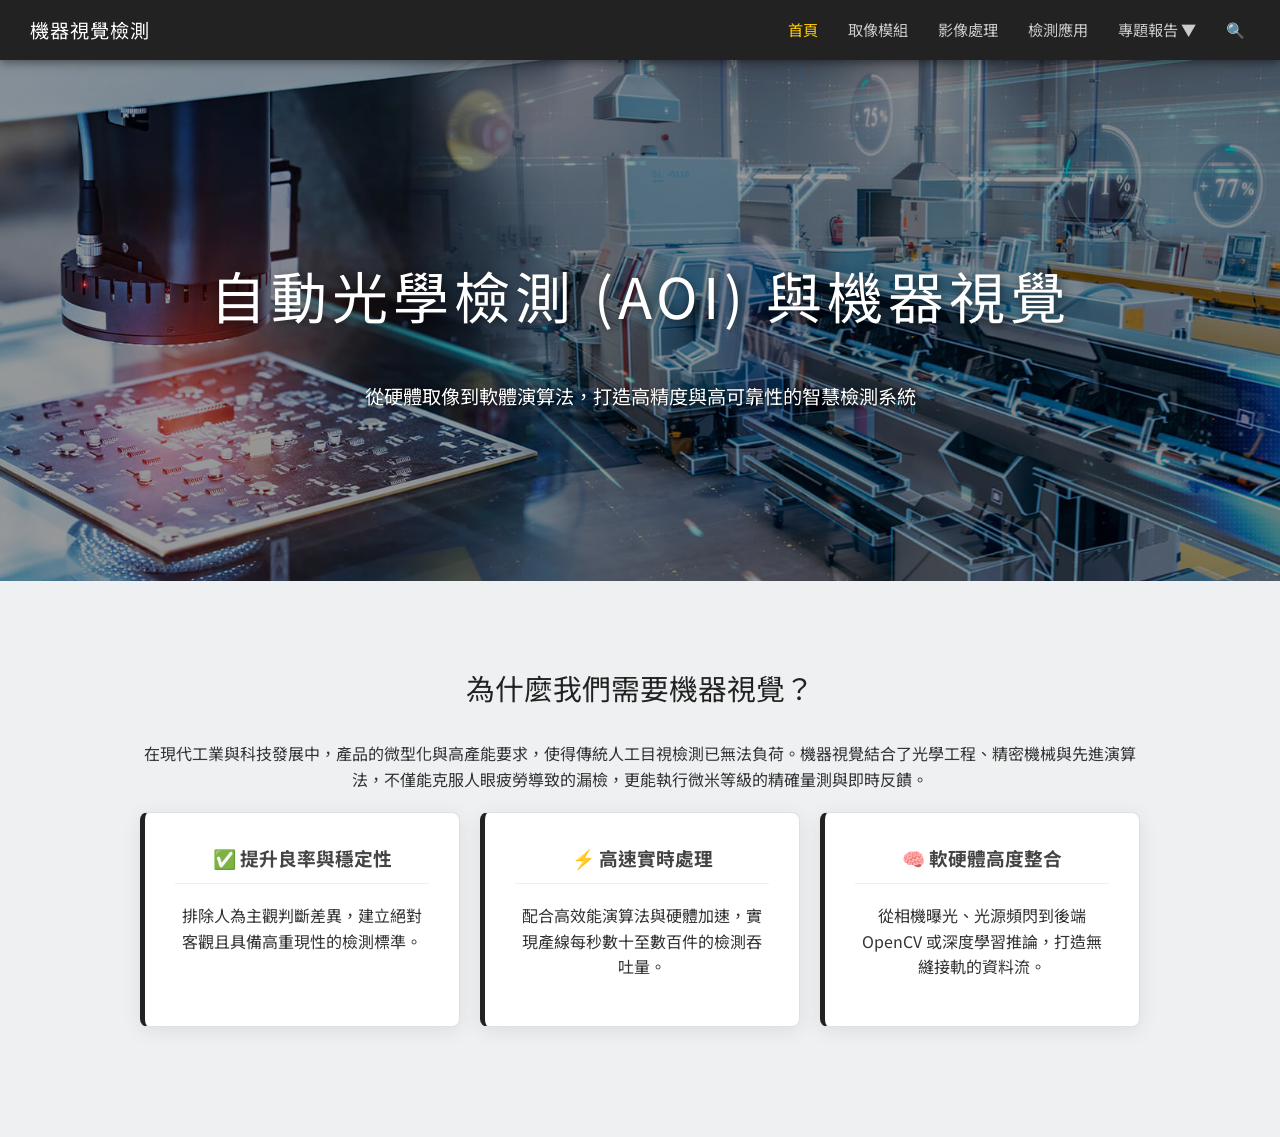
<file: index.html>
<!DOCTYPE html>
<html lang="zh-TW">
<head>
  <meta charset="UTF-8">
  <meta name="viewport" content="width=device-width, initial-scale=1.0">
  <title>機器視覺檢測 - 首頁</title>
  <link rel="stylesheet" href="style.css">
  <link href="https://fonts.googleapis.com/css2?family=Noto+Sans+TC:wght@400;700&display=swap" rel="stylesheet">
</head>
<body>

  <nav class="navbar">
    <div class="logo">機器視覺檢測</div>
    <div class="hamburger" onclick="toggleMenu()">
      <span></span>
      <span></span>
      <span></span>
    </div>
    <ul class="nav-links" id="navLinks">
      <li><a href="index.html" class="active-link">首頁</a></li>
      <li><a href="module.html">取像模組</a></li>
      <li><a href="processing.html">影像處理</a></li>
      <li><a href="application.html">檢測應用</a></li>
      <li class="dropdown">
        <a href="report.html" class="dropdown-toggle">專題報告 <span>▼</span></a>
        <ul class="dropdown-menu">
          <li><a href="report.html#item1">檢測物件</a></li>
          <li><a href="report.html#item2">檢測方法</a></li>
          <li><a href="report.html#item3">檢測流程</a></li>
          <li><a href="report.html#item4">資料前處理</a></li>
          <li><a href="report.html#item5">檢測結果</a></li>
          <li><a href="report.html#item6">專題應用</a></li>
          <li><a href="report.html#item7">課程相關</a></li>
          <li><a href="report.html#item8">心得&貢獻</a></li>
          <li><a href="report.html#item9">參考資料</a></li>
        </ul>
      </li>
      <li><a href="#search" class="search-icon">🔍</a></li>
    </ul>
  </nav>

  <section id="home" class="hero-section">
    <div class="hero-content">
      <h1>自動光學檢測 (AOI) 與機器視覺</h1>
      <p style="color: #fff; font-size: 1.2rem; margin-top: 15px; text-shadow: 1px 1px 4px rgba(0,0,0,0.8);">從硬體取像到軟體演算法，打造高精度與高可靠性的智慧檢測系統</p>
    </div>
  </section>

  <section class="content-section">
    <div class="container text-center mt-40">
      <h2 class="section-title">為什麼我們需要機器視覺？</h2>
      <p class="mb-20">在現代工業與科技發展中，產品的微型化與高產能要求，使得傳統人工目視檢測已無法負荷。機器視覺結合了光學工程、精密機械與先進演算法，不僅能克服人眼疲勞導致的漏檢，更能執行微米等級的精確量測與即時反饋。</p>
      
      <div class="tech-grid mb-20 text-center">
        <div class="info-card">
          <h3>✅ 提升良率與穩定性</h3>
          <p>排除人為主觀判斷差異，建立絕對客觀且具備高重現性的檢測標準。</p>
        </div>
        <div class="info-card">
          <h3>⚡ 高速實時處理</h3>
          <p>配合高效能演算法與硬體加速，實現產線每秒數十至數百件的檢測吞吐量。</p>
        </div>
        <div class="info-card">
          <h3>🧠 軟硬體高度整合</h3>
          <p>從相機曝光、光源頻閃到後端 OpenCV 或深度學習推論，打造無縫接軌的資料流。</p>
        </div>
      </div>
    </div>
  </section>

  <script src="script.js"></script>
</body>
</html>
</file>
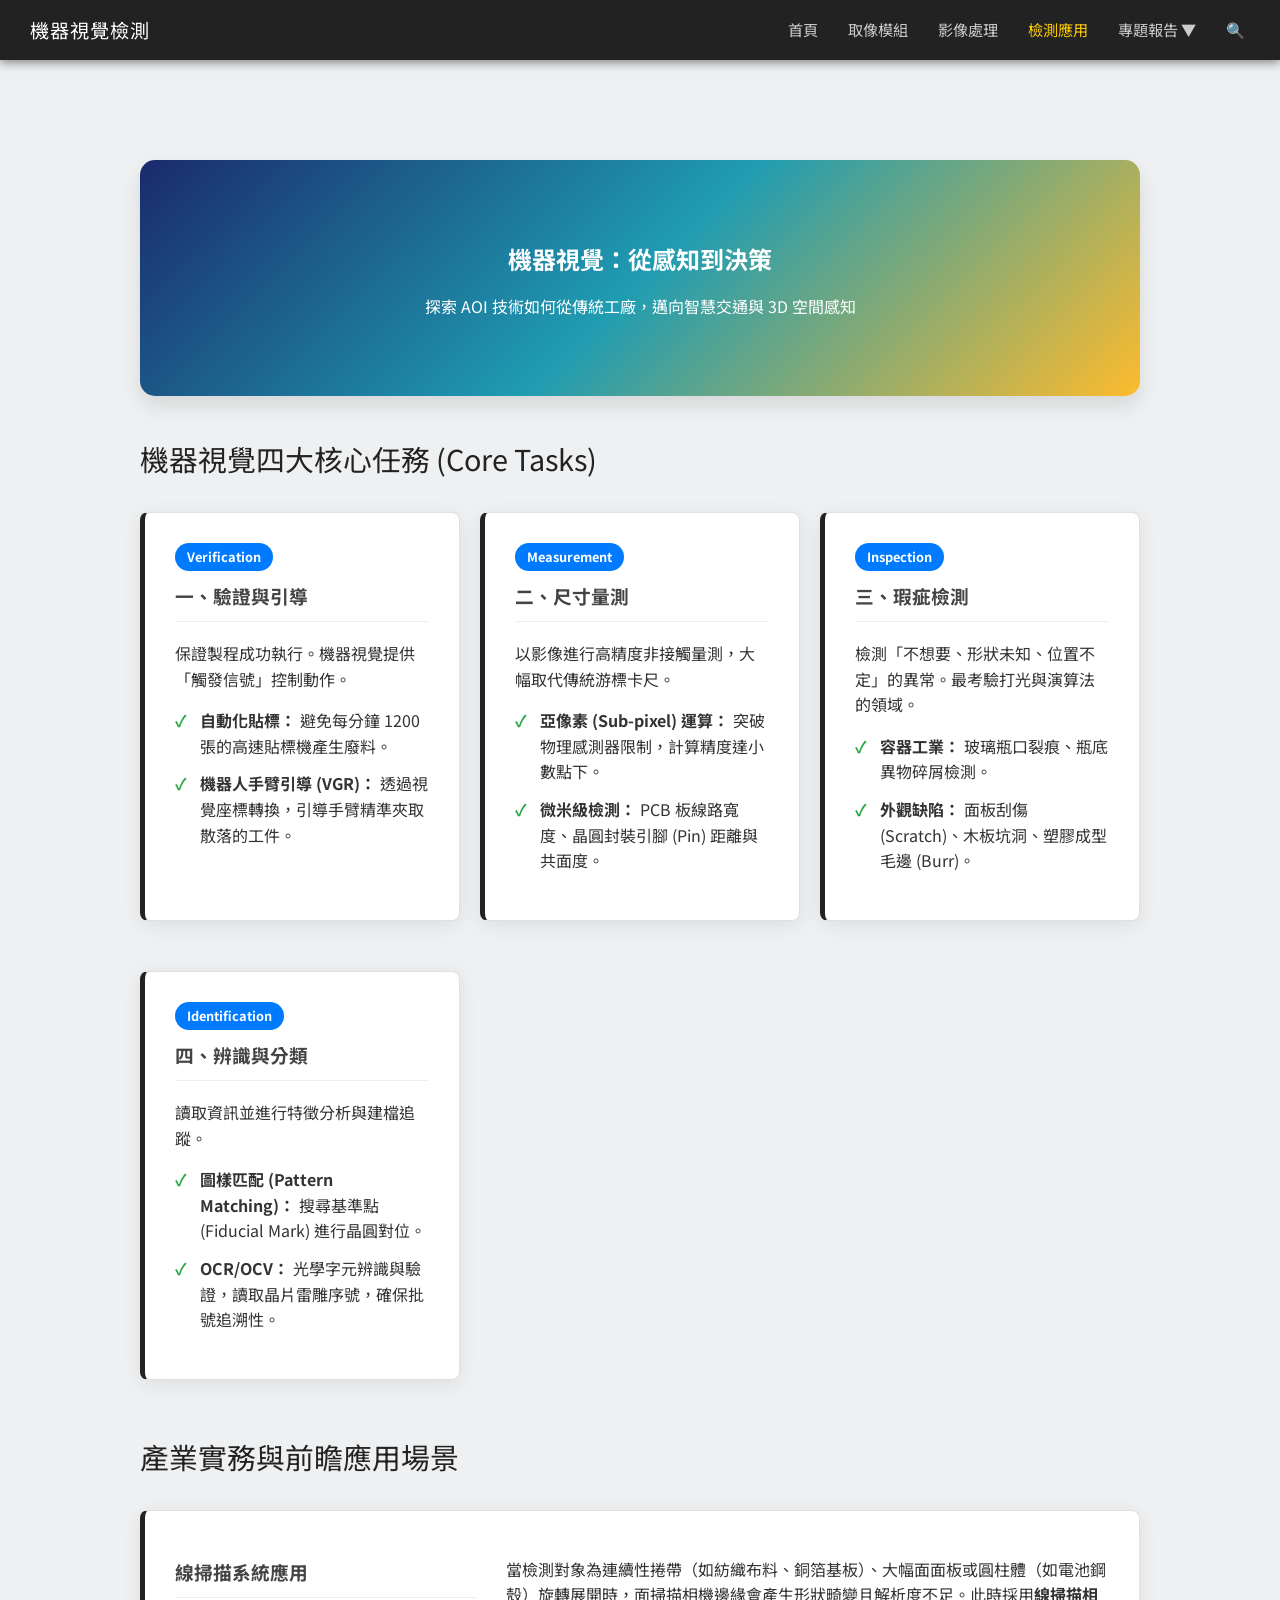
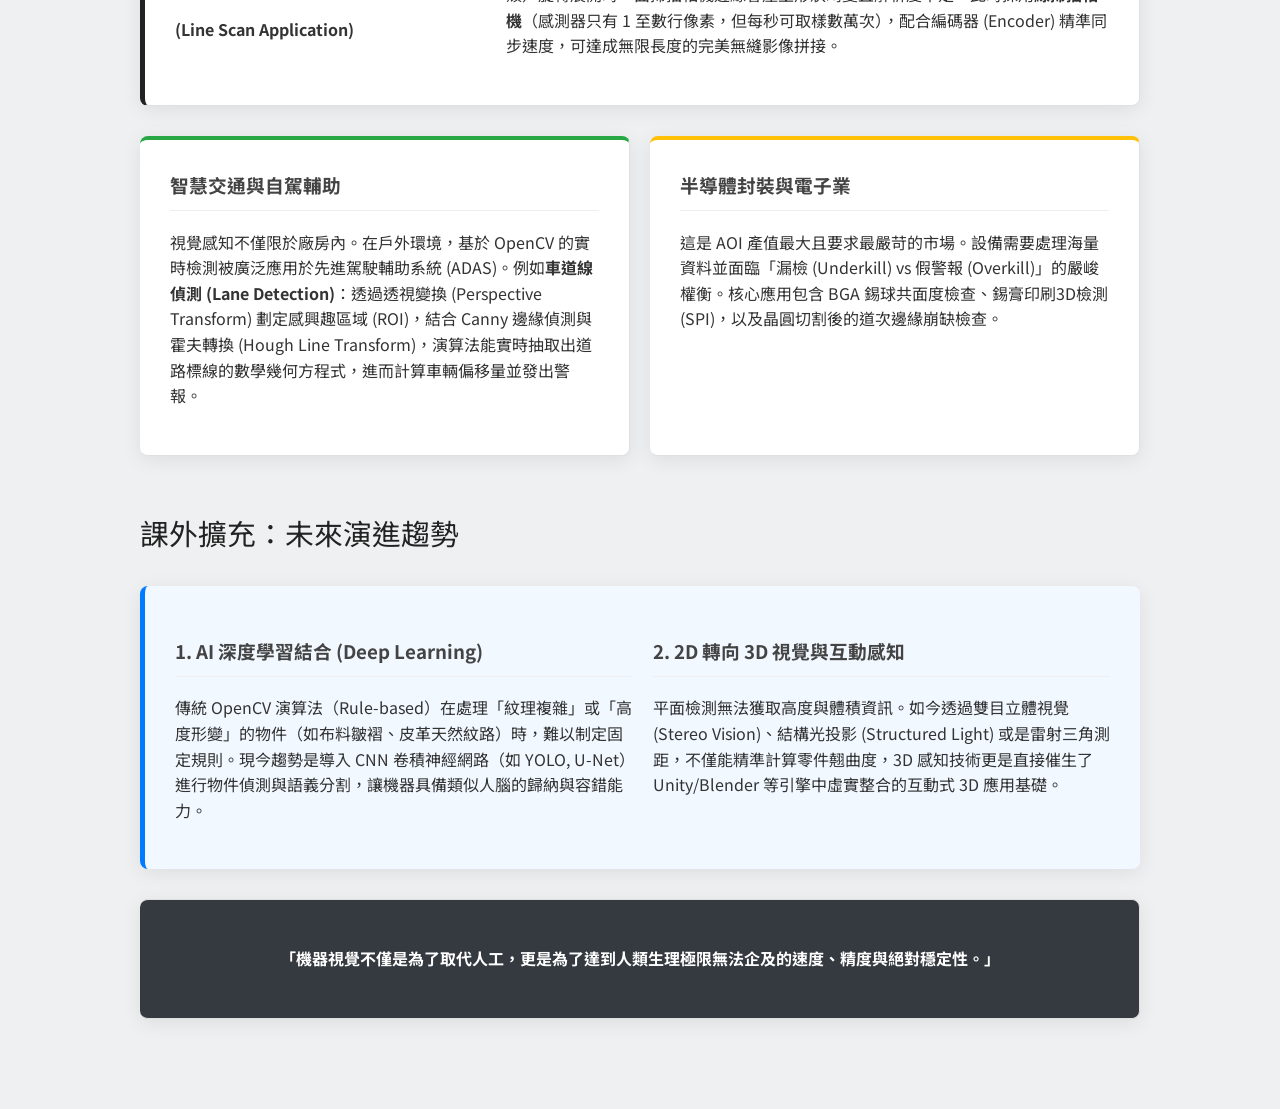
<file: application.html>
<!DOCTYPE html>
<html lang="zh-TW">
<head>
  <meta charset="UTF-8">
  <meta name="viewport" content="width=device-width, initial-scale=1.0">
  <title>檢測應用 - 機器視覺檢測</title>
  <link rel="stylesheet" href="style.css">
  <link href="https://fonts.googleapis.com/css2?family=Noto+Sans+TC:wght@400;700&display=swap" rel="stylesheet">
</head>
<body>

  <nav class="navbar">
    <div class="logo">機器視覺檢測</div>
    <div class="hamburger" onclick="toggleMenu()">
      <span></span>
      <span></span>
      <span></span>
    </div>
    <ul class="nav-links" id="navLinks">
      <li><a href="index.html">首頁</a></li>
      <li><a href="module.html">取像模組</a></li>
      <li><a href="processing.html">影像處理</a></li>
      <li><a href="application.html" class="active-link">檢測應用</a></li>
      <li class="dropdown">
        <a href="report.html" class="dropdown-toggle">專題報告 <span>▼</span></a>
        <ul class="dropdown-menu">
          <li><a href="report.html#item1">檢測物件</a></li>
          <li><a href="report.html#item2">檢測方法</a></li>
          <li><a href="report.html#item3">檢測流程</a></li>
          <li><a href="report.html#item4">資料前處理</a></li>
          <li><a href="report.html#item5">檢測結果</a></li>
          <li><a href="report.html#item6">專題應用</a></li>
        </ul>
      </li>
      <li><a href="#search" class="search-icon">🔍</a></li>
    </ul>
  </nav>

  <section class="content-section mt-40">
    <div class="container">
      
      <div class="application-header">
        <h1>機器視覺：從感知到決策</h1>
        <p>探索 AOI 技術如何從傳統工廠，邁向智慧交通與 3D 空間感知</p>
      </div>

      <h2 class="section-title">機器視覺四大核心任務 (Core Tasks)</h2>
      <div class="tech-grid">
        <div class="info-card">
          <div class="status-badge">Verification</div>
          <h3>一、驗證與引導</h3>
          <p>保證製程成功執行。機器視覺提供「觸發信號」控制動作。</p>
          <ul class="industry-list">
            <li><strong>自動化貼標：</strong> 避免每分鐘 1200 張的高速貼標機產生廢料。</li>
            <li><strong>機器人手臂引導 (VGR)：</strong> 透過視覺座標轉換，引導手臂精準夾取散落的工件。</li>
          </ul>
        </div>

        <div class="info-card">
          <div class="status-badge">Measurement</div>
          <h3>二、尺寸量測</h3>
          <p>以影像進行高精度非接觸量測，大幅取代傳統游標卡尺。</p>
          <ul class="industry-list">
            <li><strong>亞像素 (Sub-pixel) 運算：</strong> 突破物理感測器限制，計算精度達小數點下。</li>
            <li><strong>微米級檢測：</strong> PCB 板線路寬度、晶圓封裝引腳 (Pin) 距離與共面度。</li>
          </ul>
        </div>

        <div class="info-card">
          <div class="status-badge">Inspection</div>
          <h3>三、瑕疵檢測</h3>
          <p>檢測「不想要、形狀未知、位置不定」的異常。最考驗打光與演算法的領域。</p>
          <ul class="industry-list">
            <li><strong>容器工業：</strong> 玻璃瓶口裂痕、瓶底異物碎屑檢測。</li>
            <li><strong>外觀缺陷：</strong> 面板刮傷 (Scratch)、木板坑洞、塑膠成型毛邊 (Burr)。</li>
          </ul>
        </div>

        <div class="info-card">
          <div class="status-badge">Identification</div>
          <h3>四、辨識與分類</h3>
          <p>讀取資訊並進行特徵分析與建檔追蹤。</p>
          <ul class="industry-list">
            <li><strong>圖樣匹配 (Pattern Matching)：</strong> 搜尋基準點 (Fiducial Mark) 進行晶圓對位。</li>
            <li><strong>OCR/OCV：</strong> 光學字元辨識與驗證，讀取晶片雷雕序號，確保批號追溯性。</li>
          </ul>
        </div>
      </div>

      <h2 class="section-title">產業實務與前瞻應用場景</h2>
      
      <div class="info-card">
        <div class="grid-1-2">
          <div>
            <h3>線掃描系統應用</h3>
            <p><strong>(Line Scan Application)</strong></p>
          </div>
          <div>
            <p>當檢測對象為連續性捲帶（如紡織布料、銅箔基板）、大幅面面板或圓柱體（如電池鋼殼）旋轉展開時，面掃描相機邊緣會產生形狀畸變且解析度不足。此時採用<strong>線掃描相機</strong>（感測器只有 1 至數行像素，但每秒可取樣數萬次），配合編碼器 (Encoder) 精準同步速度，可達成無限長度的完美無縫影像拼接。</p>
          </div>
        </div>
      </div>

      <div class="tech-grid">
        <div class="info-card card-green-top">
          <h3>智慧交通與自駕輔助</h3>
          <p>視覺感知不僅限於廠房內。在戶外環境，基於 OpenCV 的實時檢測被廣泛應用於先進駕駛輔助系統 (ADAS)。例如<strong>車道線偵測 (Lane Detection)</strong>：透過透視變換 (Perspective Transform) 劃定感興趣區域 (ROI)，結合 Canny 邊緣偵測與霍夫轉換 (Hough Line Transform)，演算法能實時抽取出道路標線的數學幾何方程式，進而計算車輛偏移量並發出警報。</p>
        </div>
        <div class="info-card card-yellow-top">
          <h3>半導體封裝與電子業</h3>
          <p>這是 AOI 產值最大且要求最嚴苛的市場。設備需要處理海量資料並面臨「漏檢 (Underkill) vs 假警報 (Overkill)」的嚴峻權衡。核心應用包含 BGA 錫球共面度檢查、錫膏印刷3D檢測 (SPI)，以及晶圓切割後的道次邊緣崩缺檢查。</p>
        </div>
      </div>

      <h2 class="section-title">課外擴充：未來演進趨勢</h2>
      <div class="info-card card-light-blue">
        <div class="tech-grid">
          <div>
            <h3>1. AI 深度學習結合 (Deep Learning)</h3>
            <p>傳統 OpenCV 演算法（Rule-based）在處理「紋理複雜」或「高度形變」的物件（如布料皺褶、皮革天然紋路）時，難以制定固定規則。現今趨勢是導入 CNN 卷積神經網路（如 YOLO, U-Net）進行物件偵測與語義分割，讓機器具備類似人腦的歸納與容錯能力。</p>
          </div>
          <div>
            <h3>2. 2D 轉向 3D 視覺與互動感知</h3>
            <p>平面檢測無法獲取高度與體積資訊。如今透過雙目立體視覺 (Stereo Vision)、結構光投影 (Structured Light) 或是雷射三角測距，不僅能精準計算零件翹曲度，3D 感知技術更是直接催生了 Unity/Blender 等引擎中虛實整合的互動式 3D 應用基礎。</p>
          </div>
        </div>
      </div>

      <div class="info-card card-dark">
        <p><strong>「機器視覺不僅是為了取代人工，更是為了達到人類生理極限無法企及的速度、精度與絕對穩定性。」</strong></p>
      </div>

    </div>
  </section>

  <script src="script.js"></script>
</body>
</html>
</file>
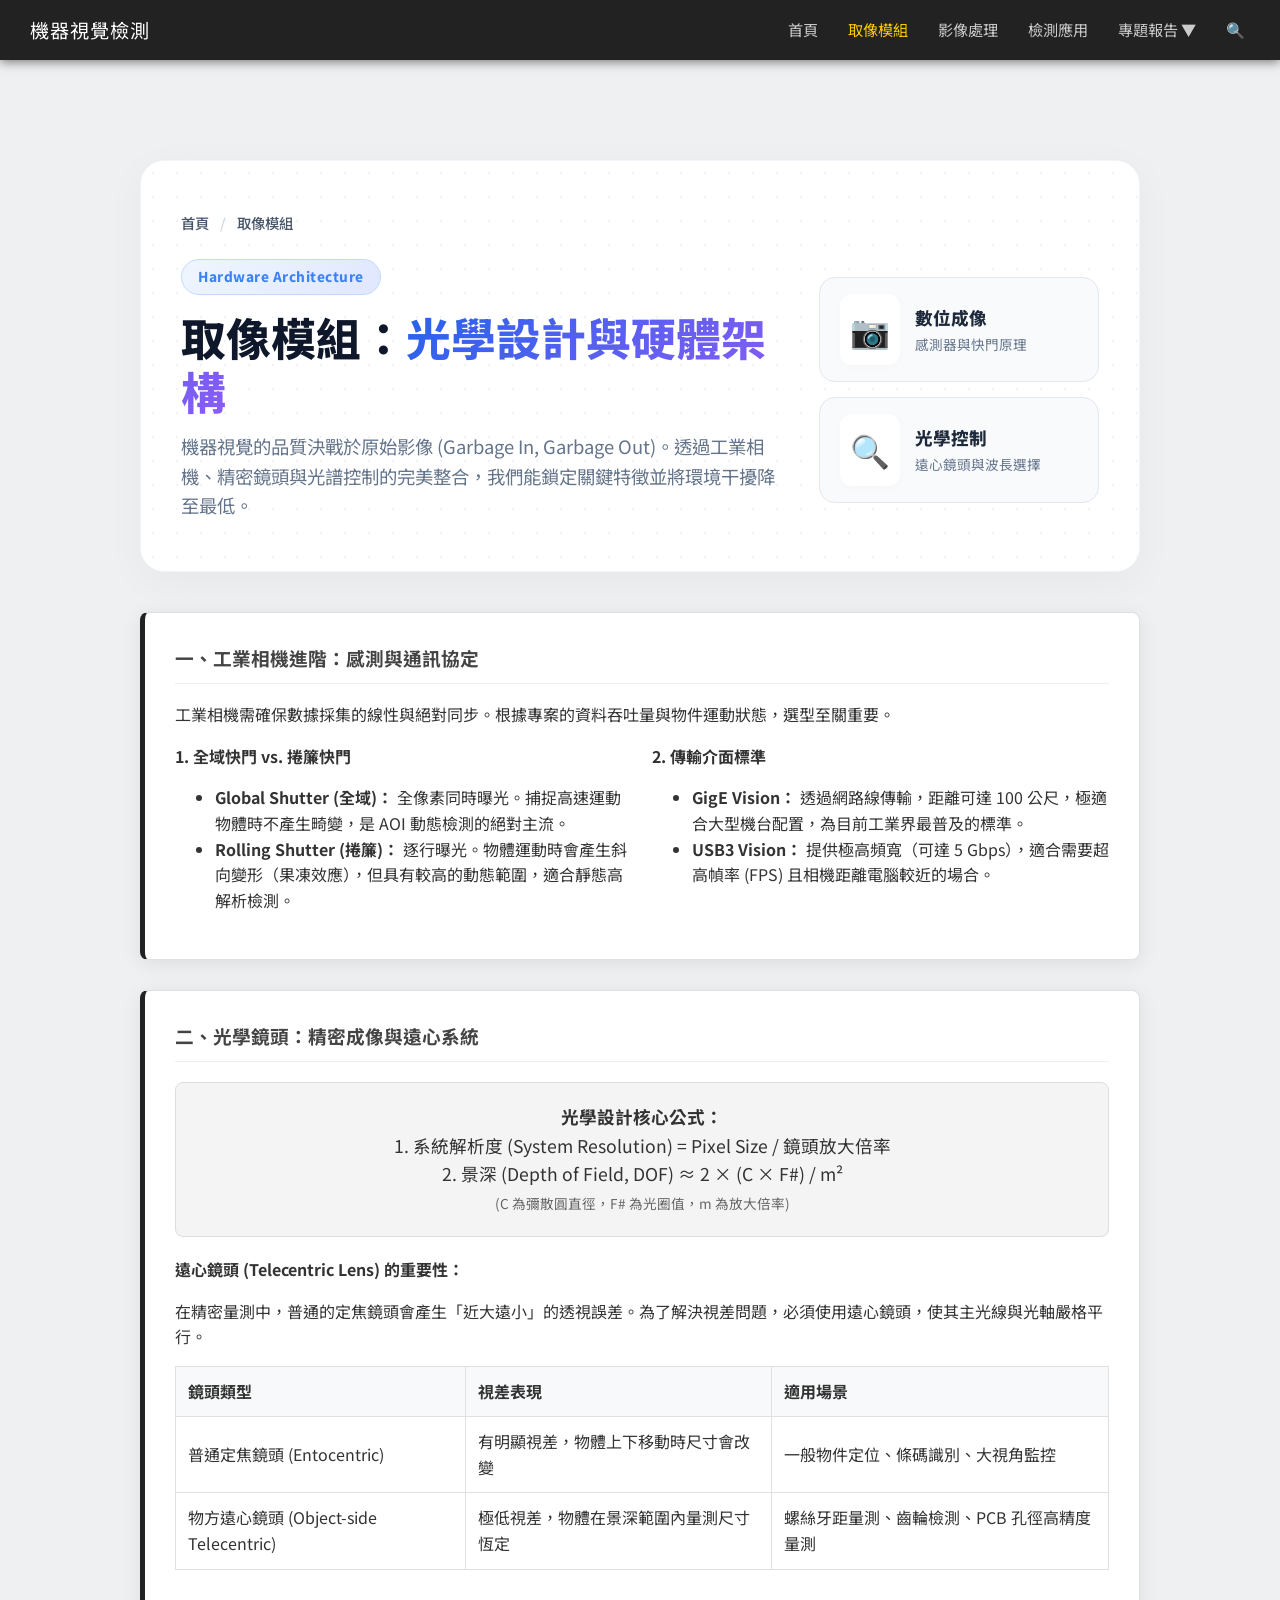
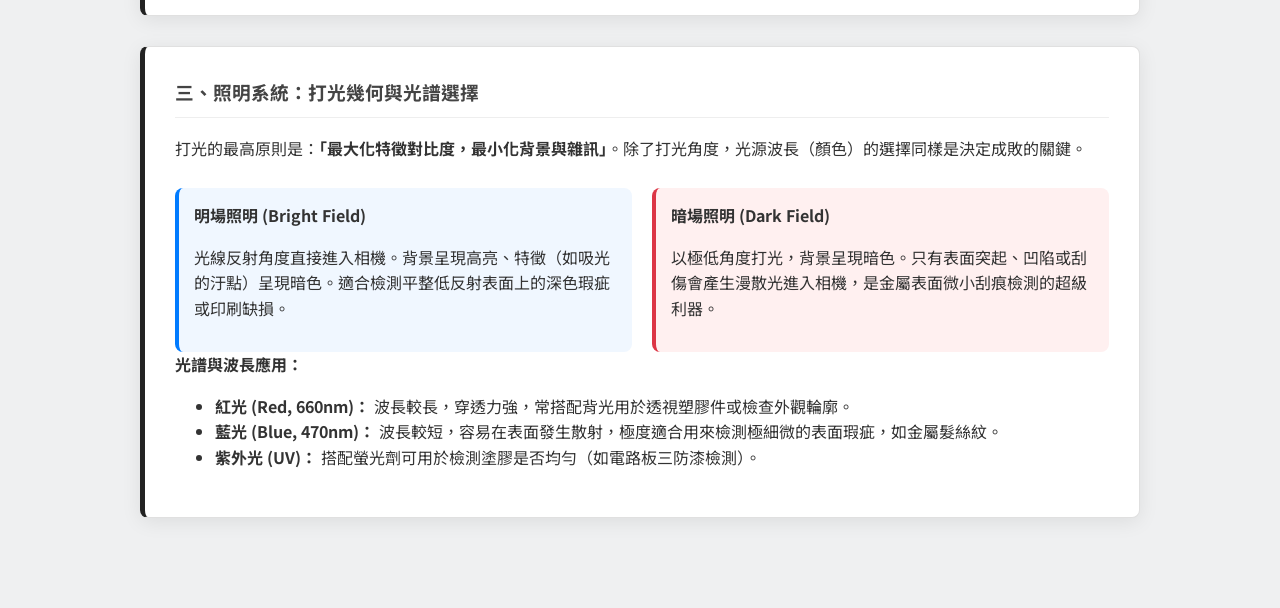
<file: module.html>
<!DOCTYPE html>
<html lang="zh-TW">
<head>
  <meta charset="UTF-8">
  <meta name="viewport" content="width=device-width, initial-scale=1.0">
  <title>取像模組 - 機器視覺檢測</title>
  <link rel="stylesheet" href="style.css">
  <link href="https://fonts.googleapis.com/css2?family=Noto+Sans+TC:wght@400;700&display=swap" rel="stylesheet">
</head>
<body>

  <nav class="navbar">
    <div class="logo">機器視覺檢測</div>
    <div class="hamburger" onclick="toggleMenu()">
      <span></span>
      <span></span>
      <span></span>
    </div>
    <ul class="nav-links" id="navLinks">
      <li><a href="index.html">首頁</a></li>
      <li><a href="module.html" class="active-link">取像模組</a></li>
      <li><a href="processing.html">影像處理</a></li>
      <li><a href="application.html">檢測應用</a></li>
      <li class="dropdown">
        <a href="report.html" class="dropdown-toggle">專題報告 <span>▼</span></a>
        <ul class="dropdown-menu">
          <li><a href="report.html#item1">檢測物件</a></li>
          <li><a href="report.html#item2">檢測方法</a></li>
          <li><a href="report.html#item3">檢測流程</a></li>
          <li><a href="report.html#item4">資料前處理</a></li>
          <li><a href="report.html#item5">檢測結果</a></li>
          <li><a href="report.html#item6">專題應用</a></li>
          <li><a href="report.html#item7">課程相關</a></li>
          <li><a href="report.html#item8">心得&貢獻</a></li>
          <li><a href="report.html#item9">參考資料</a></li>
        </ul>
      </li>
      <li><a href="#search" class="search-icon">🔍</a></li>
    </ul>
  </nav>

  <section class="content-section mt-40">
    <div class="container">
        <div class="module-hero-card">
          <div class="module-hero-bg-dots"></div>
            <div class="relative-z">
              <nav class="breadcrumb">
                  <a href="index.html">首頁</a> <span class="divider">/</span> <span class="current">取像模組</span>
              </nav>
              <div class="module-hero-content">
                  <div class="hero-text-area">
                      <div class="tech-tag">Hardware Architecture</div>
                      <h1 class="page-title">取像模組：<span class="gradient-text">光學設計與硬體架構</span></h1>
                      <p class="page-subtitle">
                          機器視覺的品質決戰於原始影像 (Garbage In, Garbage Out)。透過工業相機、精密鏡頭與光譜控制的完美整合，我們能鎖定關鍵特徵並將環境干擾降至最低。
                      </p>
                  </div>
                  <div class="hero-stats-area">
                      <div class="stat-mini-card">
                          <div class="stat-icon">📷</div>
                          <div class="stat-info">
                              <span class="stat-value">數位成像</span>
                              <span class="stat-label">感測器與快門原理</span>
                          </div>
                      </div>
                      <div class="stat-mini-card">
                          <div class="stat-icon">🔍</div>
                          <div class="stat-info">
                              <span class="stat-value">光學控制</span>
                              <span class="stat-label">遠心鏡頭與波長選擇</span>
                          </div>
                      </div>
                  </div>
              </div>
            </div>
        </div>

        <div class="info-card">
            <h3>一、工業相機進階：感測與通訊協定</h3>
            <p>工業相機需確保數據採集的線性與絕對同步。根據專案的資料吞吐量與物件運動狀態，選型至關重要。</p>
            
            <div class="grid-2">
                <div>
                    <strong>1. 全域快門 vs. 捲簾快門</strong>
                    <ul>
                        <li><strong>Global Shutter (全域)：</strong> 全像素同時曝光。捕捉高速運動物體時不產生畸變，是 AOI 動態檢測的絕對主流。</li>
                        <li><strong>Rolling Shutter (捲簾)：</strong> 逐行曝光。物體運動時會產生斜向變形（果凍效應），但具有較高的動態範圍，適合靜態高解析檢測。</li>
                    </ul>
                </div>
                <div>
                    <strong>2. 傳輸介面標準</strong>
                    <ul>
                        <li><strong>GigE Vision：</strong> 透過網路線傳輸，距離可達 100 公尺，極適合大型機台配置，為目前工業界最普及的標準。</li>
                        <li><strong>USB3 Vision：</strong> 提供極高頻寬（可達 5 Gbps），適合需要超高幀率 (FPS) 且相機距離電腦較近的場合。</li>
                    </ul>
                </div>
            </div>
        </div>

        <div class="info-card">
            <h3>二、光學鏡頭：精密成像與遠心系統</h3>
            <div class="formula-card">
                <strong>光學設計核心公式：</strong><br>
                1. 系統解析度 (System Resolution) = Pixel Size / 鏡頭放大倍率<br>
                2. 景深 (Depth of Field, DOF) ≈ 2 × (C × F#) / m² <br>
                <span style="font-size: 0.85rem; color: #666;">(C 為彌散圓直徑，F# 為光圈值，m 為放大倍率)</span>
            </div>
            
            <p><strong>遠心鏡頭 (Telecentric Lens) 的重要性：</strong></p>
            <p>在精密量測中，普通的定焦鏡頭會產生「近大遠小」的透視誤差。為了解決視差問題，必須使用遠心鏡頭，使其主光線與光軸嚴格平行。</p>
            <table class="feature-table">
                <thead>
                    <tr>
                        <th>鏡頭類型</th>
                        <th>視差表現</th>
                        <th>適用場景</th>
                    </tr>
                </thead>
                <tbody>
                    <tr>
                        <td>普通定焦鏡頭 (Entocentric)</td>
                        <td>有明顯視差，物體上下移動時尺寸會改變</td>
                        <td>一般物件定位、條碼識別、大視角監控</td>
                    </tr>
                    <tr>
                        <td>物方遠心鏡頭 (Object-side Telecentric)</td>
                        <td>極低視差，物體在景深範圍內量測尺寸恆定</td>
                        <td>螺絲牙距量測、齒輪檢測、PCB 孔徑高精度量測</td>
                    </tr>
                </tbody>
            </table>
        </div>

        <div class="info-card">
            <h3>三、照明系統：打光幾何與光譜選擇</h3>
            <p>打光的最高原則是：<strong>「最大化特徵對比度，最小化背景與雜訊」</strong>。除了打光角度，光源波長（顏色）的選擇同樣是決定成敗的關鍵。</p>
            
            <div class="grid-2">
                <div class="highlight-box bg-blue">
                    <strong>明場照明 (Bright Field)</strong>
                    <p>光線反射角度直接進入相機。背景呈現高亮、特徵（如吸光的汙點）呈現暗色。適合檢測平整低反射表面上的深色瑕疵或印刷缺損。</p>
                </div>
                <div class="highlight-box bg-red">
                    <strong>暗場照明 (Dark Field)</strong>
                    <p>以極低角度打光，背景呈現暗色。只有表面突起、凹陷或刮傷會產生漫散光進入相機，是金屬表面微小刮痕檢測的超級利器。</p>
                </div>
            </div>
            
            <div class="mt-20">
                <strong>光譜與波長應用：</strong>
                <ul>
                    <li><strong>紅光 (Red, 660nm)：</strong> 波長較長，穿透力強，常搭配背光用於透視塑膠件或檢查外觀輪廓。</li>
                    <li><strong>藍光 (Blue, 470nm)：</strong> 波長較短，容易在表面發生散射，極度適合用來檢測極細微的表面瑕疵，如金屬髮絲紋。</li>
                    <li><strong>紫外光 (UV)：</strong> 搭配螢光劑可用於檢測塗膠是否均勻（如電路板三防漆檢測）。</li>
                </ul>
            </div>
        </div>

    </div>
  </section>

  <script src="script.js"></script>
</body>
</html>
</file>
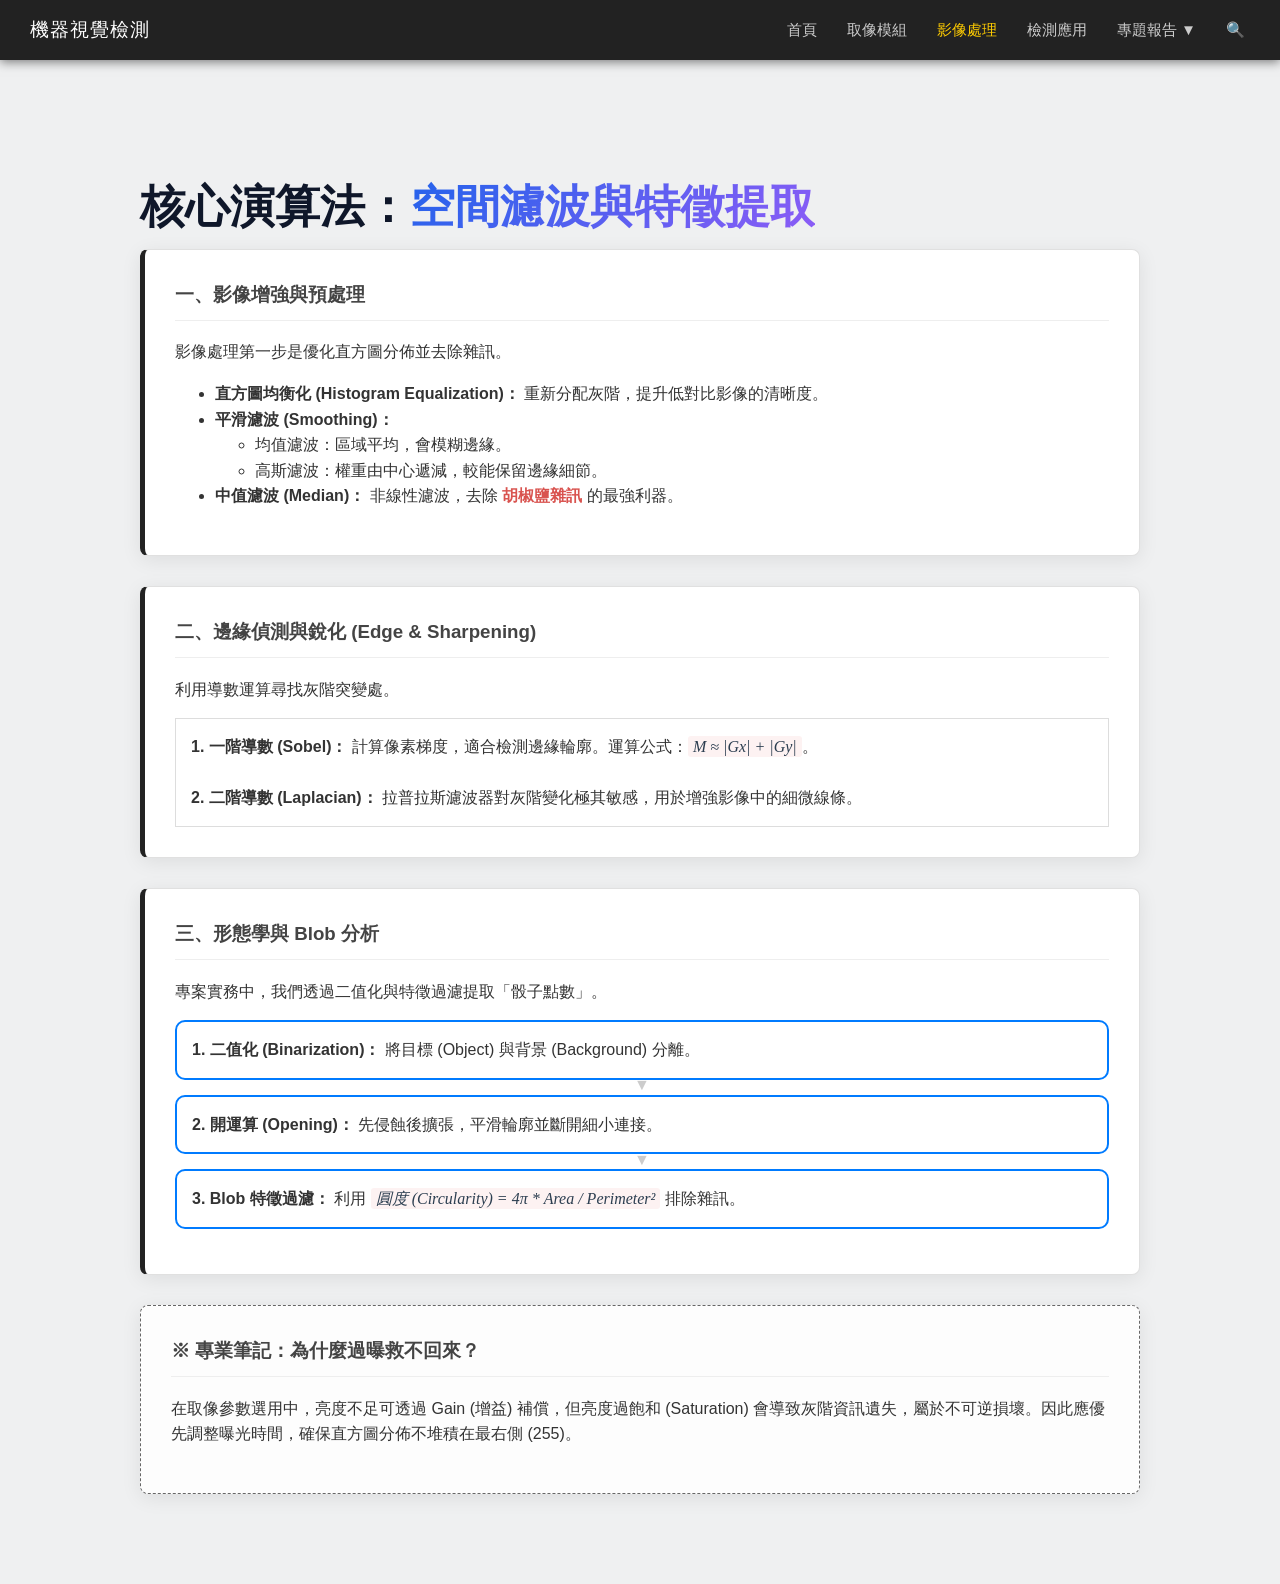
<file: processing.html>
<!DOCTYPE html>
<html lang="zh-TW">
<head>
  <meta charset="UTF-8">
  <meta name="viewport" content="width=device-width, initial-scale=1.0">
  <title>影像處理 - 機器視覺檢測專業版</title>
  <link rel="stylesheet" href="style.css">
  <style>
    .math-font { font-style: italic; color: #2c3e50; background: #fdf2f2; padding: 2px 5px; }
    .pipeline-step { border: 2px solid var(--primary-blue); border-radius: 10px; padding: 15px; margin-bottom: 15px; position: relative; }
    .pipeline-step::after { content: '▼'; position: absolute; bottom: -20px; left: 50%; color: #ccc; }
    .pipeline-step:last-child::after { content: ''; }
  </style>
</head>
<body>
  <nav class="navbar">
    <div class="logo">機器視覺檢測</div>
    <ul class="nav-links">
      <li><a href="index.html">首頁</a></li>
      <li><a href="module.html">取像模組</a></li>
      <li><a href="processing.html" class="active-link">影像處理</a></li>
      <li><a href="application.html">檢測應用</a></li>
      <li class="dropdown">
        <a href="report.html" class="dropdown-toggle">專題報告 <span>▼</span></a>
        <ul class="dropdown-menu">
          <li><a href="report.html#item1">檢測物件</a></li>
          <li><a href="report.html#item2">檢測方法</a></li>
          <li><a href="report.html#item3">檢測流程</a></li>
          <li><a href="report.html#item4">影像處理</a></li>
          <li><a href="report.html#item5">檢測結果</a></li>
          <li><a href="report.html#item6">專題應用</a></li>
          <li><a href="report.html#item7">課程相關</a></li>
          <li><a href="report.html#item8">心得&貢獻</a></li>
          <li><a href="report.html#item9">參考資料</a></li>
        </ul>
      </li>
      <li><a href="#search" class="search-icon">🔍</a></li>
    </ul>
  </nav>

  <section class="content-section" style="margin-top: 60px;">
    <div class="container">
      <h1 class="page-title">核心演算法：<span class="gradient-text">空間濾波與特徵提取</span></h1>

      <div class="info-card">
        <h3>一、影像增強與預處理</h3>
        <p>影像處理第一步是優化直方圖分佈並去除雜訊。</p>
        <ul>
            <li><strong>直方圖均衡化 (Histogram Equalization)：</strong> 重新分配灰階，提升低對比影像的清晰度。</li>
            <li><strong>平滑濾波 (Smoothing)：</strong> 
                <ul>
                    <li>均值濾波：區域平均，會模糊邊緣。</li>
                    <li>高斯濾波：權重由中心遞減，較能保留邊緣細節。</li>
                </ul>
            </li>
            <li><strong>中值濾波 (Median)：</strong> 非線性濾波，去除 <span class="highlight-text">胡椒鹽雜訊</span> 的最強利器。</li>
        </ul>
      </div>

      <div class="info-card">
        <h3>二、邊緣偵測與銳化 (Edge & Sharpening)</h3>
        <p>利用導數運算尋找灰階突變處。</p>
        <div style="background: #fff; padding: 15px; border: 1px solid #ddd;">
            <strong>1. 一階導數 (Sobel)：</strong> 計算像素梯度，適合檢測邊緣輪廓。運算公式：<span class="math-font">M ≈ |Gx| + |Gy|</span>。<br><br>
            <strong>2. 二階導數 (Laplacian)：</strong> 拉普拉斯濾波器對灰階變化極其敏感，用於增強影像中的細微線條。
        </div>
      </div>

      <div class="info-card">
        <h3>三、形態學與 Blob 分析</h3>
        <p>專案實務中，我們透過二值化與特徵過濾提取「骰子點數」。</p>
        <div class="pipeline-step"><strong>1. 二值化 (Binarization)：</strong> 將目標 (Object) 與背景 (Background) 分離。</div>
        <div class="pipeline-step"><strong>2. 開運算 (Opening)：</strong> 先侵蝕後擴張，平滑輪廓並斷開細小連接。</div>
        <div class="pipeline-step"><strong>3. Blob 特徵過濾：</strong> 
            利用 <span class="math-font">圓度 (Circularity) = 4π * Area / Perimeter²</span> 排除雜訊。
        </div>
      </div>
      
      <div class="info-card" style="background: #fdfdfd; border: 1px dashed #666;">
        <h3>※ 專業筆記：為什麼過曝救不回來？</h3>
        <p>在取像參數選用中，亮度不足可透過 Gain (增益) 補償，但亮度過飽和 (Saturation) 會導致灰階資訊遺失，屬於不可逆損壞。因此應優先調整曝光時間，確保直方圖分佈不堆積在最右側 (255)。</p>
      </div>
    </div>
  </section>
</body>
</html>
</file>
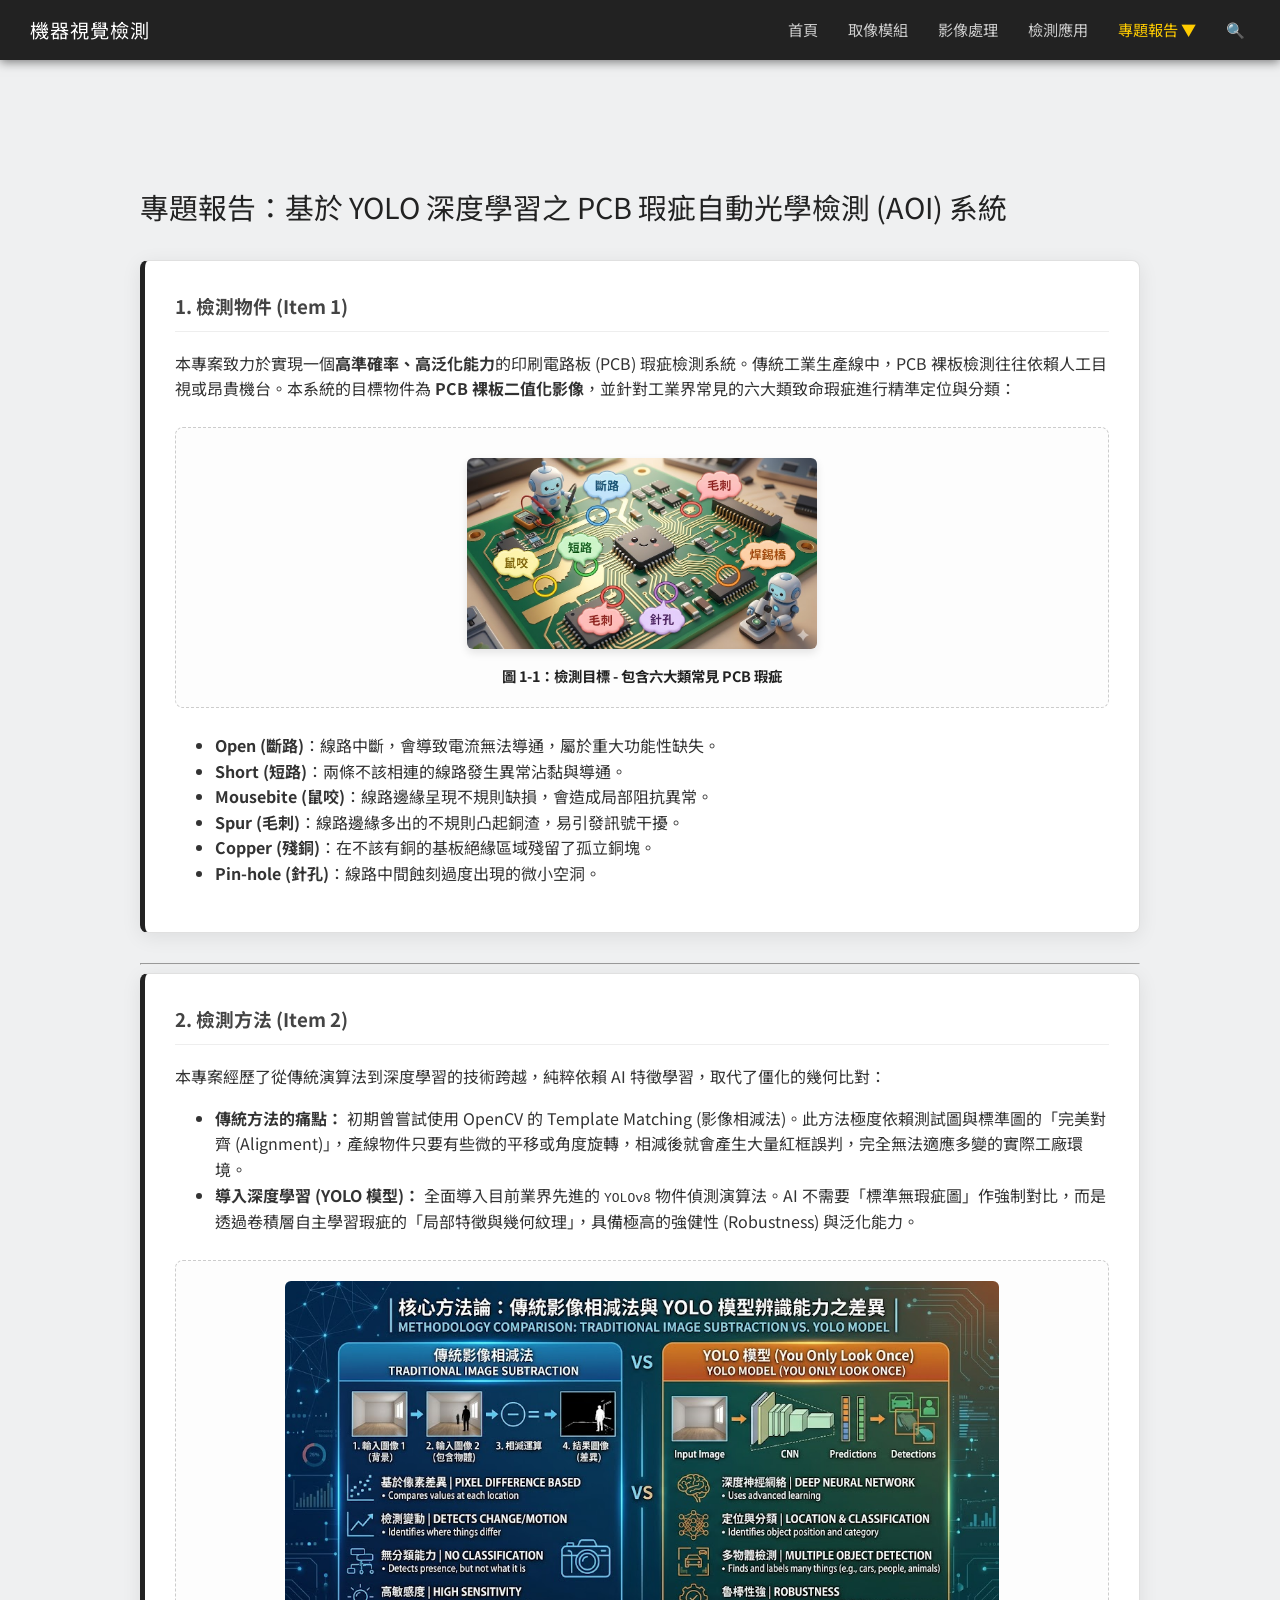
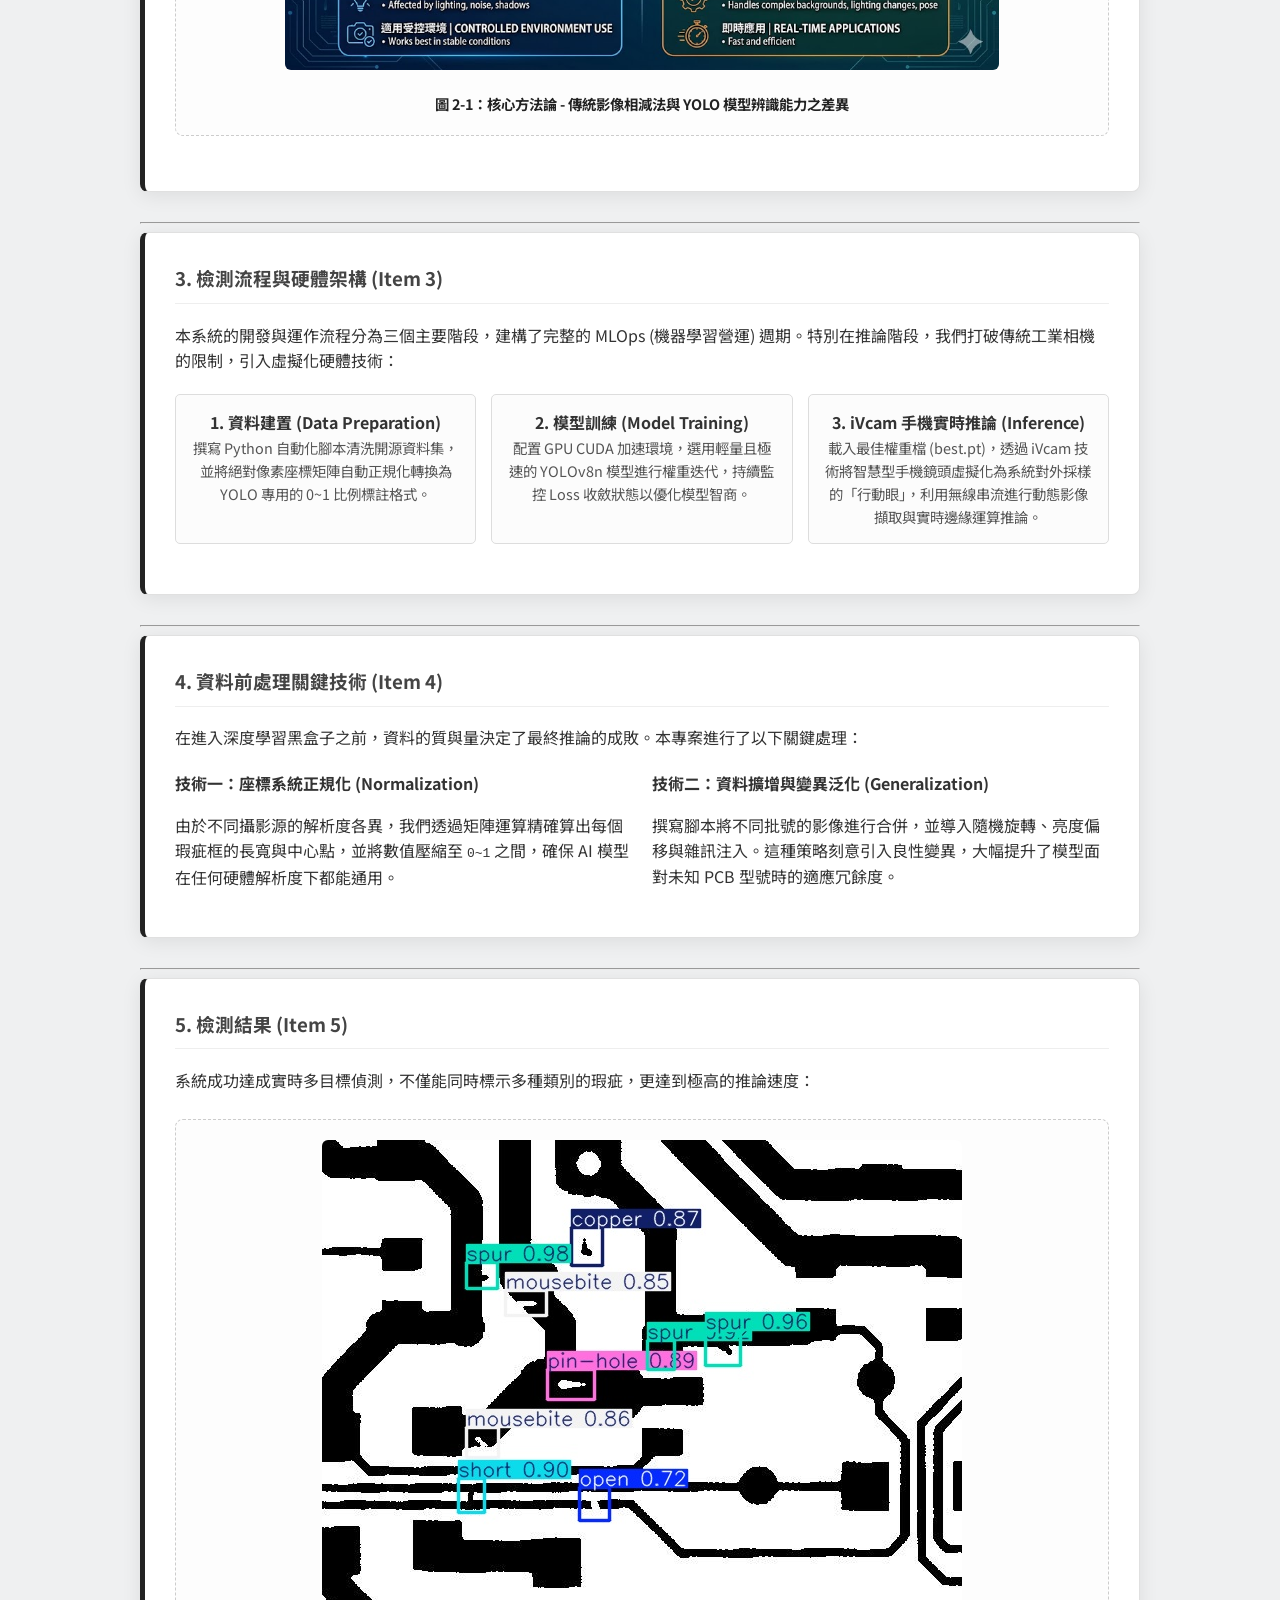
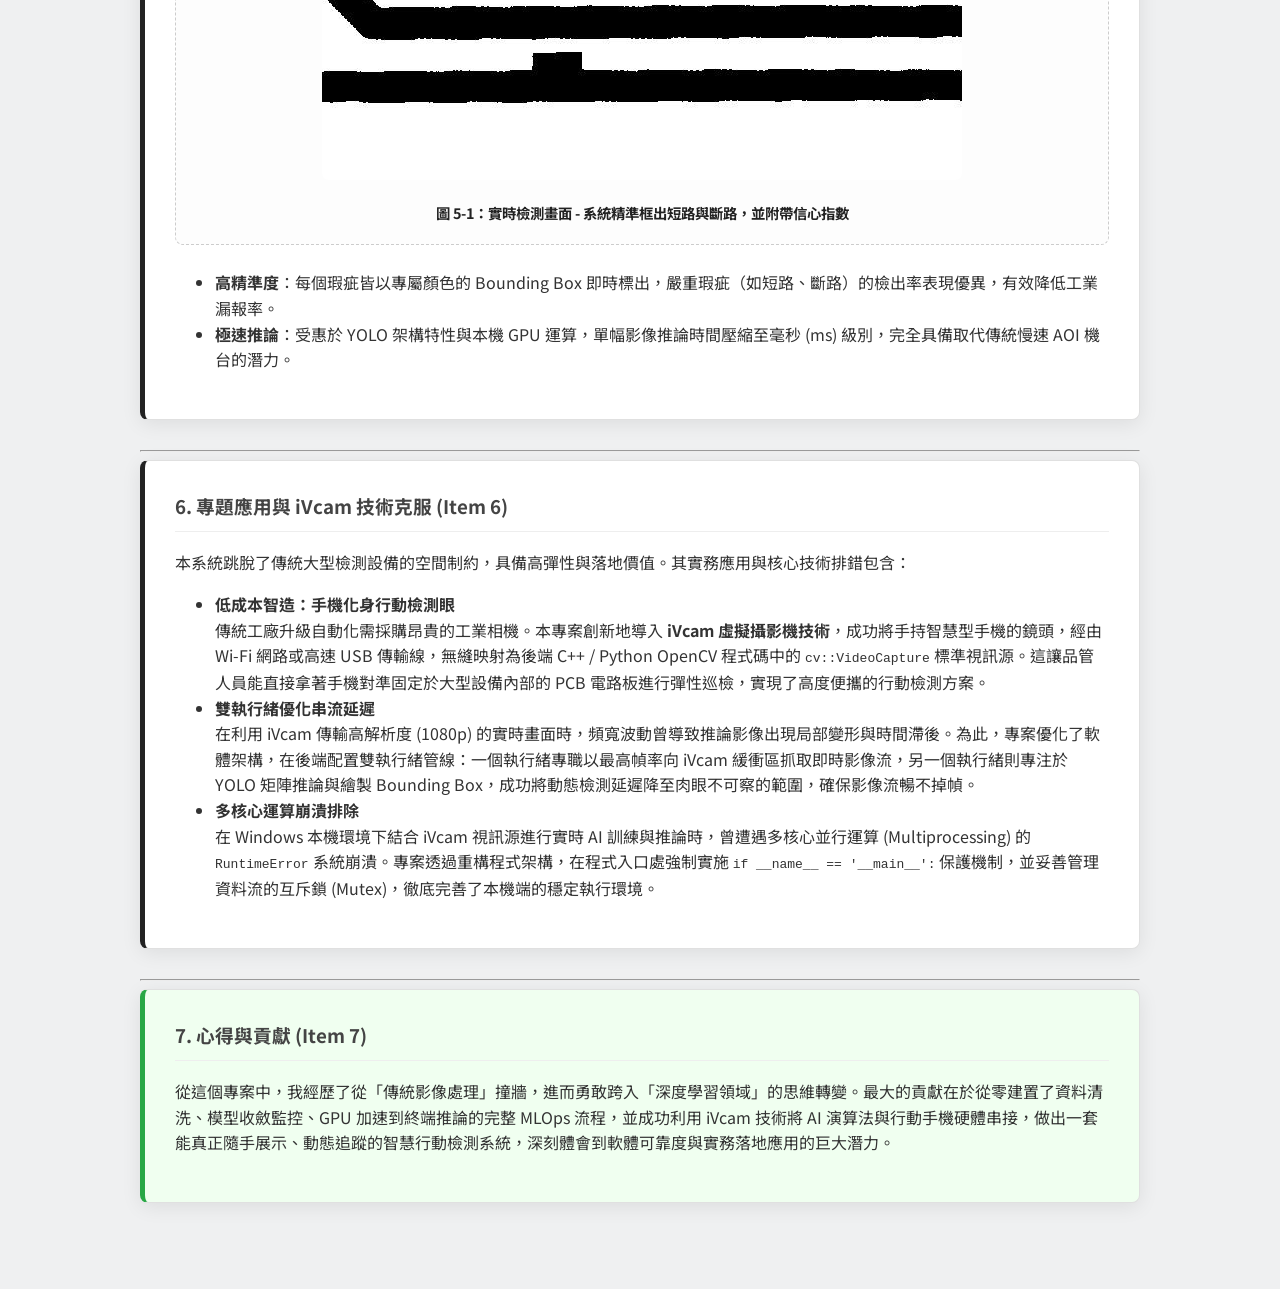
<file: report.html>
<!DOCTYPE html>
<html lang="zh-TW">
<head>
  <meta charset="UTF-8">
  <meta name="viewport" content="width=device-width, initial-scale=1.0">
  <title>專題報告 - PCB 瑕疵 AI 檢測系統</title>
  <link rel="stylesheet" href="style.css">
  <link href="https://fonts.googleapis.com/css2?family=Noto+Sans+TC:wght@400;700&display=swap" rel="stylesheet">
</head>
<body>

  <nav class="navbar">
    <div class="logo">機器視覺檢測</div>
    <div class="hamburger" onclick="toggleMenu()">
      <span></span>
      <span></span>
      <span></span>
    </div>
    <ul class="nav-links" id="navLinks">
      <li><a href="index.html">首頁</a></li>
      <li><a href="module.html">取像模組</a></li>
      <li><a href="processing.html">影像處理</a></li>
      <li><a href="application.html">檢測應用</a></li>
      <li class="dropdown">
        <a href="report.html" class="dropdown-toggle active-link">專題報告 <span>▼</span></a>
        <ul class="dropdown-menu">
          <li><a href="report.html#item1">檢測物件</a></li>
          <li><a href="report.html#item2">檢測方法</a></li>
          <li><a href="report.html#item3">檢測流程</a></li>
          <li><a href="report.html#item4">資料前處理</a></li>
          <li><a href="report.html#item5">檢測結果</a></li>
          <li><a href="report.html#item6">專題應用</a></li>
          <li><a href="report.html#item8">心得&貢獻</a></li>
        </ul>
      </li>
      <li><a href="#search" class="search-icon">🔍</a></li>
    </ul>
  </nav>

  <section class="content-section mt-40">
    <div class="container">
        <h1 class="section-title">專題報告：基於 YOLO 深度學習之 PCB 瑕疵自動光學檢測 (AOI) 系統</h1>
        
        <div id="item1" class="info-card">
            <h3>1. 檢測物件 (Item 1)</h3>
            <p>本專案致力於實現一個<strong>高準確率、高泛化能力</strong>的印刷電路板 (PCB) 瑕疵檢測系統。傳統工業生產線中，PCB 裸板檢測往往依賴人工目視或昂貴機台。本系統的目標物件為 <strong>PCB 裸板二值化影像</strong>，並針對工業界常見的六大類致命瑕疵進行精準定位與分類：</p>
            <div class="diagram-container">
                <img src="images/pcb_defects_target.jpg" alt="Target Objects: PCB Defects" class="target-dice-img">
                <div class="diagram-caption">圖 1-1：檢測目標 - 包含六大類常見 PCB 瑕疵</div>
            </div>
            <ul>
                <li><strong>Open (斷路)</strong>：線路中斷，會導致電流無法導通，屬於重大功能性缺失。</li>
                <li><strong>Short (短路)</strong>：兩條不該相連的線路發生異常沾黏與導通。</li>
                <li><strong>Mousebite (鼠咬)</strong>：線路邊緣呈現不規則缺損，會造成局部阻抗異常。</li>
                <li><strong>Spur (毛刺)</strong>：線路邊緣多出的不規則凸起銅渣，易引發訊號干擾。</li>
                <li><strong>Copper (殘銅)</strong>：在不該有銅的基板絕緣區域殘留了孤立銅塊。</li>
                <li><strong>Pin-hole (針孔)</strong>：線路中間蝕刻過度出現的微小空洞。</li>
            </ul>
        </div>

        <hr>

        <div id="item2" class="info-card">
            <h3>2. 檢測方法 (Item 2)</h3>
            <p>本專案經歷了從傳統演算法到深度學習的技術跨越，純粹依賴 AI 特徵學習，取代了僵化的幾何比對：</p>
            <ul>
                <li><strong>傳統方法的痛點：</strong> 初期曾嘗試使用 OpenCV 的 Template Matching (影像相減法)。此方法極度依賴測試圖與標準圖的「完美對齊 (Alignment)」，產線物件只要有些微的平移或角度旋轉，相減後就會產生大量紅框誤判，完全無法適應多變的實際工廠環境。</li>
                <li><strong>導入深度學習 (YOLO 模型)：</strong> 全面導入目前業界先進的 <code>YOLOv8</code> 物件偵測演算法。AI 不需要「標準無瑕疵圖」作強制對比，而是透過卷積層自主學習瑕疵的「局部特徵與幾何紋理」，具備極高的強健性 (Robustness) 與泛化能力。</li>
            </ul>
            <div class="diagram-container">
                <img src="images/yolo_methodology.jpg" alt="Methodology: Image Subtraction vs YOLO">
                <div class="diagram-caption">圖 2-1：核心方法論 - 傳統影像相減法與 YOLO 模型辨識能力之差異</div>
            </div>
        </div>

        <hr>

        <div id="item3" class="info-card">
            <h3>3. 檢測流程與硬體架構 (Item 3)</h3>
            <p>本系統的開發與運作流程分為三個主要階段，建構了完整的 MLOps (機器學習營運) 週期。特別在推論階段，我們打破傳統工業相機的限制，引入虛擬化硬體技術：</p>
            
            <div class="process-grid">
                <div class="process-step">
                    <strong>1. 資料建置 (Data Preparation)</strong>
                    <p>撰寫 Python 自動化腳本清洗開源資料集，並將絕對像素座標矩陣自動正規化轉換為 YOLO 專用的 0~1 比例標註格式。</p>
                </div>
                <div class="process-step">
                    <strong>2. 模型訓練 (Model Training)</strong>
                    <p>配置 GPU CUDA 加速環境，選用輕量且極速的 YOLOv8n 模型進行權重迭代，持續監控 Loss 收斂狀態以優化模型智商。</p>
                </div>
                <div class="process-step">
                    <strong>3. iVcam 手機實時推論 (Inference)</strong>
                    <p>載入最佳權重檔 (best.pt)，透過 iVcam 技術將智慧型手機鏡頭虛擬化為系統對外採樣的「行動眼」，利用無線串流進行動態影像擷取與實時邊緣運算推論。</p>
                </div>
            </div>
        </div>

        <hr>

        <div id="item4" class="info-card">
            <h3>4. 資料前處理關鍵技術 (Item 4)</h3>
            <p>在進入深度學習黑盒子之前，資料的質與量決定了最終推論的成敗。本專案進行了以下關鍵處理：</p>
            
            <div class="tech-grid">
                <div>
                    <strong>技術一：座標系統正規化 (Normalization)</strong>
                    <p>由於不同攝影源的解析度各異，我們透過矩陣運算精確算出每個瑕疵框的長寬與中心點，並將數值壓縮至 <code>0~1</code> 之間，確保 AI 模型在任何硬體解析度下都能通用。</p>
                </div>
                <div>
                    <strong>技術二：資料擴增與變異泛化 (Generalization)</strong>
                    <p>撰寫腳本將不同批號的影像進行合併，並導入隨機旋轉、亮度偏移與雜訊注入。這種策略刻意引入良性變異，大幅提升了模型面對未知 PCB 型號時的適應冗餘度。</p>
                </div>
            </div>
        </div>

        <hr>

        <div id="item5" class="info-card">
            <h3>5. 檢測結果 (Item 5)</h3>
            <p>系統成功達成實時多目標偵測，不僅能同時標示多種類別的瑕疵，更達到極高的推論速度：</p>
            <div class="diagram-container">
                <img src="images/yolo_inference_result.jpg" alt="YOLO Inference Result with Bounding Boxes">
                <div class="diagram-caption">圖 5-1：實時檢測畫面 - 系統精準框出短路與斷路，並附帶信心指數</div>
            </div>
            <ul>
                <li><strong>高精準度</strong>：每個瑕疵皆以專屬顏色的 Bounding Box 即時標出，嚴重瑕疵（如短路、斷路）的檢出率表現優異，有效降低工業漏報率。</li>
                <li><strong>極速推論</strong>：受惠於 YOLO 架構特性與本機 GPU 運算，單幅影像推論時間壓縮至毫秒 (ms) 級別，完全具備取代傳統慢速 AOI 機台的潛力。</li>
            </ul>
        </div>

        <hr>

        <div id="item6" class="info-card">
            <h3>6. 專題應用與 iVcam 技術克服 (Item 6)</h3>
            <p>本系統跳脫了傳統大型檢測設備的空間制約，具備高彈性與落地價值。其實務應用與核心技術排錯包含：</p>
            <ul>
                <li><strong>低成本智造：手機化身行動檢測眼</strong><br>
                傳統工廠升級自動化需採購昂貴的工業相機。本專案創新地導入 <strong>iVcam 虛擬攝影機技術</strong>，成功將手持智慧型手機的鏡頭，經由 Wi-Fi 網路或高速 USB 傳輸線，無縫映射為後端 C++ / Python OpenCV 程式碼中的 <code>cv::VideoCapture</code> 標準視訊源。這讓品管人員能直接拿著手機對準固定於大型設備內部的 PCB 電路板進行彈性巡檢，實現了高度便攜的行動檢測方案。</li>
                <li><strong>雙執行緒優化串流延遲</strong><br>
                在利用 iVcam 傳輸高解析度 (1080p) 的實時畫面時，頻寬波動曾導致推論影像出現局部變形與時間滯後。為此，專案優化了軟體架構，在後端配置雙執行緒管線：一個執行緒專職以最高幀率向 iVcam 緩衝區抓取即時影像流，另一個執行緒則專注於 YOLO 矩陣推論與繪製 Bounding Box，成功將動態檢測延遲降至肉眼不可察的範圍，確保影像流暢不掉幀。</li>
                <li><strong>多核心運算崩潰排除</strong><br>
                在 Windows 本機環境下結合 iVcam 視訊源進行實時 AI 訓練與推論時，曾遭遇多核心並行運算 (Multiprocessing) 的 <code>RuntimeError</code> 系統崩潰。專案透過重構程式架構，在程式入口處強制實施 <code>if __name__ == '__main__':</code> 保護機制，並妥善管理資料流的互斥鎖 (Mutex)，徹底完善了本機端的穩定執行環境。</li>
            </ul>
        </div>

        <hr>

        <div id="item8" class="info-card card-success">
            <h3>7. 心得與貢獻 (Item 7)</h3>
            <p>從這個專案中，我經歷了從「傳統影像處理」撞牆，進而勇敢跨入「深度學習領域」的思維轉變。最大的貢獻在於從零建置了資料清洗、模型收斂監控、GPU 加速到終端推論的完整 MLOps 流程，並成功利用 iVcam 技術將 AI 演算法與行動手機硬體串接，做出一套能真正隨手展示、動態追蹤的智慧行動檢測系統，深刻體會到軟體可靠度與實務落地應用的巨大潛力。</p>
        </div>

    </div>
  </section>

  <script src="script.js"></script>
</body>
</html>
</file>
<file: style.css>
/* --- 全域設定 --- */
:root {
    --nav-bg: #222222;
    --nav-text: #FFFFFF;
    --bg-color: #FFFFFF;
    --text-color: #333333;
    --nav-height: 60px;
    --primary-blue: #007bff;
}

body {
    font-family: 'Noto Sans TC', 'Nunito', sans-serif;
    margin: 0;
    padding: 0;
    background-color: #eff0f1;
    color: var(--text-color);
    line-height: 1.6;
    padding-top: var(--nav-height); 
}

h1, h2, h3, h4 {
    font-weight: 700;
    color: #222222;
}

img {
    max-width: 100%;
}

/* --- 工具類 (Utility Classes) 取代 Inline Styles --- */
.mt-40 { margin-top: 40px; }
.mt-60 { margin-top: 60px; }
.mb-20 { margin-bottom: 20px; }
.text-center { text-align: center; }

/* --- 導覽列 (Navbar) --- */
.navbar {
    position: fixed;
    top: 0;
    width: 100%;
    height: var(--nav-height);
    background-color: var(--nav-bg);
    box-shadow: 0 2px 10px rgba(0,0,0,0.5);
    display: flex;
    justify-content: space-between;
    align-items: center;
    padding: 0 30px;
    box-sizing: border-box;
    z-index: 1000;
}

.logo {
    font-size: 1.2rem;
    font-weight: 400;
    color: var(--nav-text);
    letter-spacing: 1px;
}

.nav-links {
    list-style: none;
    display: flex;
    align-items: center;
    margin: 0;
    padding: 0;
}

.nav-links li { margin-left: 20px; }
.nav-links a {
    text-decoration: none;
    color: #cccccc;
    font-size: 0.95rem;
    transition: color 0.3s;
    padding: 10px 5px;
}
.nav-links a:hover { color: var(--nav-text); }
.active-link { color: #ffcc00 !important; }

/* --- 下拉式選單 (Dropdown) --- */
.dropdown { position: relative; }
.dropdown-menu {
    display: none;
    position: absolute;
    top: 100%;
    right: 0;
    background-color: #333333;
    min-width: 150px;
    list-style: none;
    padding: 10px 0;
    margin: 0;
    box-shadow: 0 4px 12px rgba(0,0,0,0.4);
}
.dropdown:hover .dropdown-menu { display: block; }
.dropdown-menu li { margin: 0; }
.dropdown-menu a {
    display: block;
    padding: 12px 20px;
    font-size: 0.9rem;
    color: #dddddd;
    transition: background-color 0.2s;
}
.dropdown-menu a:hover {
    background-color: #444444;
    color: #ffffff;
}
.search-icon { font-size: 1.1rem; }

/* --- 漢堡按鈕樣式 (手機版) --- */
.hamburger { display: none; cursor: pointer; }
.hamburger span {
    display: block;
    width: 25px; height: 3px; margin: 5px;
    background-color: var(--nav-text);
    transition: all 0.3s;
}

/* --- Hero 區塊 --- */
.hero-section {
    background-image: linear-gradient(rgba(0, 0, 0, 0.4), rgba(0, 0, 0, 0.4)), url('images/index1.jpg');
    background-size: cover;
    background-position: center;
    text-align: center;
    padding: 150px 20px;
}
.hero-section h1 {
    font-size: 3.5rem;
    color: #FFFFFF;
    font-weight: 400;
    letter-spacing: 5px;
    line-height: 1.4;
    text-shadow: 2px 2px 8px rgba(0,0,0,0.5);
}
.hero-image-border {
    max-width: 100%;
    border: 1px solid #ccc;
    box-shadow: 0 4px 8px rgba(0,0,0,0.1);
    border-radius: 8px;
}

/* --- 簡報與一般內容區塊 --- */
.content-section { padding: 60px 20px; }
.container { max-width: 1000px; margin: 0 auto; }
.section-title { font-size: 1.8rem; margin-bottom: 30px; font-weight: normal; }

/* --- 卡片元件 (Info Cards) --- */
.info-card {
    background-color: #ffffff;
    border: 1px solid #e0e0e0;
    border-radius: 8px;
    box-shadow: 0 4px 20px rgba(0, 0, 0, 0.08);
    padding: 30px;
    margin-bottom: 30px;
    border-left: 5px solid var(--nav-bg);
    transition: all 0.3s ease;
}
.info-card:hover {
    transform: translateY(-5px);
    box-shadow: 0 12px 30px rgba(0, 0, 0, 0.15);
}
.info-card h3 {
    margin-top: 0;
    color: #444;
    border-bottom: 1px solid #eee;
    padding-bottom: 10px;
}

/* 卡片變化型 */
.card-green-top { border-top: 4px solid #28a745; border-left: none; }
.card-yellow-top { border-top: 4px solid #ffc107; border-left: none; }
.card-light-blue { background-color: #f1f8ff; border: none; border-left: 5px solid var(--primary-blue); }
.card-dark { background: #343a40; color: #fff; text-align: center; border-left: none; }
.card-success { border-left: 5px solid #28a745; background-color: #f0fff0; }

/* --- 網格佈局 --- */
.tech-grid {
    display: grid;
    grid-template-columns: repeat(auto-fit, minmax(300px, 1fr));
    gap: 20px;
    margin-top: 20px;
}
.grid-2 { display: grid; grid-template-columns: 1fr 1fr; gap: 20px; }
.grid-1-2 { display: grid; grid-template-columns: 1fr 2fr; gap: 30px; align-items: center; }

/* --- 列表與標籤 --- */
.industry-list { list-style: none; padding: 0; }
.industry-list li { padding-left: 25px; position: relative; margin-bottom: 12px; }
.industry-list li::before { content: '✓'; position: absolute; left: 0; color: #28a745; font-weight: bold; }

.status-badge {
    display: inline-block; padding: 4px 12px; border-radius: 20px;
    font-size: 0.8rem; font-weight: bold; background: var(--primary-blue);
    color: white; margin-bottom: 10px;
}

/* --- 應用頁面專屬 --- */
.application-header {
    background: linear-gradient(135deg, #1a2a6c, #1f9cb2, #fdbb2d);
    color: white; padding: 60px 0; text-align: center;
    border-radius: 15px; margin-bottom: 40px; box-shadow: 0 10px 20px rgba(0,0,0,0.1);
}
.application-header h1 { color: white; margin-bottom: 10px; }

/* --- 模組頁面專屬 --- */
.feature-table { width: 100%; border-collapse: collapse; margin: 15px 0; background: white; }
.feature-table th, .feature-table td { border: 1px solid #e0e0e0; padding: 12px; text-align: left; }
.feature-table th { background-color: #f8f9fa; color: #333; font-weight: bold; }

.highlight-box { padding: 15px; border-radius: 8px; margin-top: 10px; }
.bg-blue { background-color: #f0f7ff; border-left: 4px solid #007bff; }
.bg-red { background-color: #fff0f0; border-left: 4px solid #dc3545; }

/* --- 影像處理頁面專屬 --- */
.math-font { font-style: italic; color: #2c3e50; background: #fdf2f2; padding: 2px 5px; border-radius: 3px; font-family: serif;}
.pipeline-step {
    border: 2px solid var(--primary-blue); border-radius: 10px;
    padding: 15px; margin-bottom: 15px; position: relative; background: #fff;
}
.pipeline-step::after { content: '▼'; position: absolute; bottom: -20px; left: 50%; color: #ccc; transform: translateX(-50%); }
.pipeline-step:last-child::after { content: ''; }

.bordered-box { background: #fff; padding: 20px; border: 1px solid #ddd; border-radius: 8px; }
.dashed-note-card { background: #fdfdfd; border: 1px dashed #666; }

.code-snippet {
    background: #1e1e1e; color: #d4d4d4; padding: 15px; border-radius: 8px;
    font-family: 'Courier New', Courier, monospace; font-size: 0.95rem; overflow-x: auto;
    border-left: 4px solid var(--primary-blue);
}

/* --- 流程與示意圖 --- */
.process-grid { display: grid; grid-template-columns: repeat(auto-fit, minmax(200px, 1fr)); gap: 15px; margin: 20px 0; }
.process-step { border: 1px solid #ddd; border-radius: 5px; padding: 15px; text-align: center; background-color: #fcfcfc; }
.process-step img { max-width: 100%; height: auto; border-radius: 3px; margin-bottom: 12px; }
.process-step p { font-size: 0.9rem; color: #555; margin: 0; }

.diagram-container {
    text-align: center; margin: 25px 0; padding: 20px;
    background: #fdfdfd; border: 1px dashed #ccc; border-radius: 8px;
}
.diagram-container img { max-width: 80%; height: auto; border-radius: 6px; }
.diagram-caption { font-size: 0.9rem; color: var(--nav-bg); margin-top: 15px; font-weight: bold; }
.target-dice-img { width: 350px; height: auto; display: block; margin: 10px auto; border-radius: 8px; box-shadow: 0 4px 8px rgba(0,0,0,0.1); }

.formula-card {
    background: #f4f4f4; padding: 20px; border-radius: 8px;
    text-align: center; margin: 20px 0; border: 1px solid #ddd; font-size: 1.1rem;
}
.highlight-text { color: #d9534f; font-weight: bold; }

/* --- 模組標頭 (Dashboard Style Hero) --- */
.module-hero-card {
    position: relative; background: #ffffff; max-width: 1100px;
    margin: 0 auto 40px auto; padding: 50px 40px; border-radius: 24px;
    box-shadow: 0 10px 40px rgba(0, 0, 0, 0.04); border: 1px solid #f1f5f9; overflow: hidden;
}
.module-hero-bg-dots {
    position: absolute; top: 0; left: 0; right: 0; bottom: 0;
    background-image: radial-gradient(#cbd5e1 1.5px, transparent 1.5px);
    background-size: 24px 24px; opacity: 0.3; pointer-events: none;
}
.relative-z { position: relative; z-index: 2; }

.breadcrumb { font-size: 0.9rem; font-weight: 500; margin-bottom: 25px; color: #94a3b8; }
.breadcrumb a { color: #475569; text-decoration: none; transition: color 0.2s; }
.breadcrumb a:hover { color: #2563eb; }
.breadcrumb .divider { margin: 0 8px; color: #cbd5e1; }
.breadcrumb .current { color: #475569; }

.module-hero-content { display: flex; justify-content: space-between; align-items: center; gap: 40px; }
.hero-text-area { flex: 1; }
.tech-tag {
    display: inline-block; background: linear-gradient(135deg, #eff6ff 0%, #e0e7ff 100%);
    color: #3b82f6; padding: 6px 16px; border-radius: 20px; font-size: 0.85rem;
    font-weight: 800; letter-spacing: 0.5px; margin-bottom: 15px; border: 1px solid #bfdbfe;
}
.page-title { font-size: 2.8rem; font-weight: 800; color: #0f172a; margin: 0 0 15px 0; line-height: 1.2; }
.gradient-text {
    background: linear-gradient(135deg, #2563eb, #8b5cf6);
    -webkit-background-clip: text; background-clip: text; -webkit-text-fill-color: transparent;
}
.page-subtitle { font-size: 1.15rem; color: #64748b; line-height: 1.6; max-width: 600px; margin: 0; }

.hero-stats-area { display: flex; flex-direction: column; gap: 15px; min-width: 280px; }
.stat-mini-card {
    display: flex; align-items: center; background: #f8fafc; padding: 16px 20px;
    border-radius: 16px; border: 1px solid #e2e8f0; transition: all 0.3s ease;
}
.stat-mini-card:hover {
    transform: translateX(-5px); background: #ffffff;
    box-shadow: 0 10px 20px rgba(0,0,0,0.05); border-color: #cbd5e1;
}
.stat-icon {
    font-size: 2rem; margin-right: 15px; background: #ffffff;
    padding: 10px; border-radius: 12px; box-shadow: 0 2px 10px rgba(0,0,0,0.02);
}
.stat-info { display: flex; flex-direction: column; }
.stat-value { font-size: 1.1rem; font-weight: 800; color: #1e293b; }
.stat-label { font-size: 0.85rem; color: #64748b; margin-top: 2px; }

/* --- 手機版 RWD --- */
@media (max-width: 850px) {
    .module-hero-content { flex-direction: column; align-items: flex-start; }
    .hero-stats-area { width: 100%; flex-direction: row; flex-wrap: wrap; }
    .stat-mini-card { flex: 1; min-width: 200px; }
    .grid-2, .grid-1-2 { grid-template-columns: 1fr; }
}

@media (max-width: 768px) {
    .hamburger { display: block; }
    .nav-links {
        position: fixed; right: -100%; top: var(--nav-height);
        height: calc(100vh - var(--nav-height)); background-color: var(--nav-bg);
        flex-direction: column; width: 100%; padding-top: 20px;
        transition: transform 0.3s ease-in-out; overflow-y: auto;
    }
    .nav-links.active { transform: translateX(-100%); }
    .nav-links li { margin: 15px 0; text-align: center; }
    .dropdown-menu { position: static; box-shadow: none; background-color: #1a1a1a; }
    .hero-section h1 { font-size: 2.5rem; }
}
</file>
